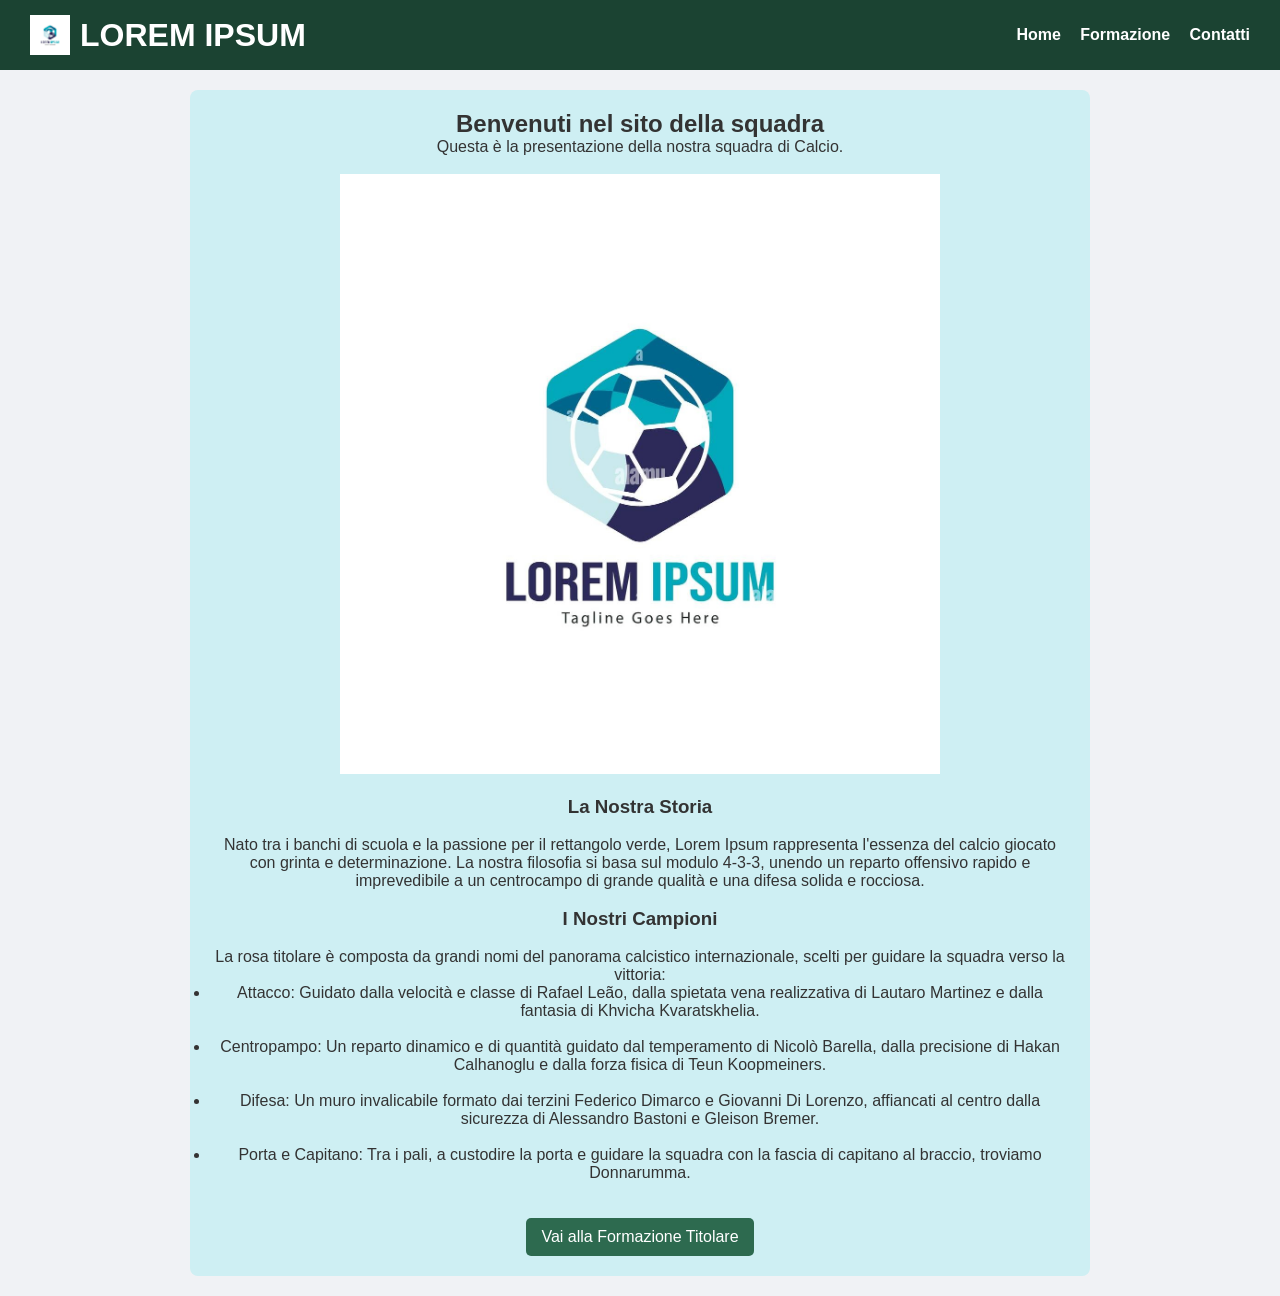
<file: Progetto/index.html>
<!DOCTYPE html>
<html lang="it">
<head>
    <meta charset="UTF-8">
    <title>Home - Squadra di Calcio</title>
    <link rel="stylesheet" href="style.css">
</head>
<body>

    <header>
        <div class="logo-container">
            <img src="logo2.jpg" width="40", height="40">
            <h1>LOREM IPSUM</h1>
        </div>
        <nav>
            <a href="index.html">Home</a>
            <a href="formazione.html">Formazione</a>
            <a href="contatti.html">Contatti</a>
        </nav>
    </header>

    <main class="contenitore">
        <h2>Benvenuti nel sito della squadra</h2>
        <p>Questa è la presentazione della nostra squadra di Calcio.</p>
        <br>
        <img src="logo2.jpg" width="600", height="600">
        
        <br>
        
        <section class="sezione-storia">
            <br>
            <h3>La Nostra Storia</h3>
            <br>
            <p>Nato tra i banchi di scuola e la passione per il rettangolo verde, Lorem Ipsum rappresenta l'essenza del calcio giocato con grinta e determinazione. La nostra filosofia si basa sul modulo 4-3-3, unendo un reparto offensivo rapido e imprevedibile a un centrocampo di grande qualità e una difesa solida e rocciosa.</p>
        </section>

        <br>

        <section class="sezione-giocatori">
            <h3>I Nostri Campioni</h3>
            <br>
            <p>La rosa titolare è composta da grandi nomi del panorama calcistico internazionale, scelti per guidare la squadra verso la vittoria:</p>
            <ul class="lista-storia">
                <li>Attacco: Guidato dalla velocità e classe di Rafael Leão, dalla spietata vena realizzativa di Lautaro Martinez e dalla fantasia di Khvicha Kvaratskhelia.</li><br>
                <li>Centropampo: Un reparto dinamico e di quantità guidato dal temperamento di Nicolò Barella, dalla precisione di Hakan Calhanoglu e dalla forza fisica di Teun Koopmeiners.</li><br>
                <li>Difesa: Un muro invalicabile formato dai terzini Federico Dimarco e Giovanni Di Lorenzo, affiancati al centro dalla sicurezza di Alessandro Bastoni e Gleison Bremer.</li><br>
                <li>Porta e Capitano: Tra i pali, a custodire la porta e guidare la squadra con la fascia di capitano al braccio, troviamo Donnarumma.</li><br>
            </ul>
        </section>

        <br>
        <a href="formazione.html" class="btn">Vai alla Formazione Titolare</a>
    </main>

</body>
</html>
</file>
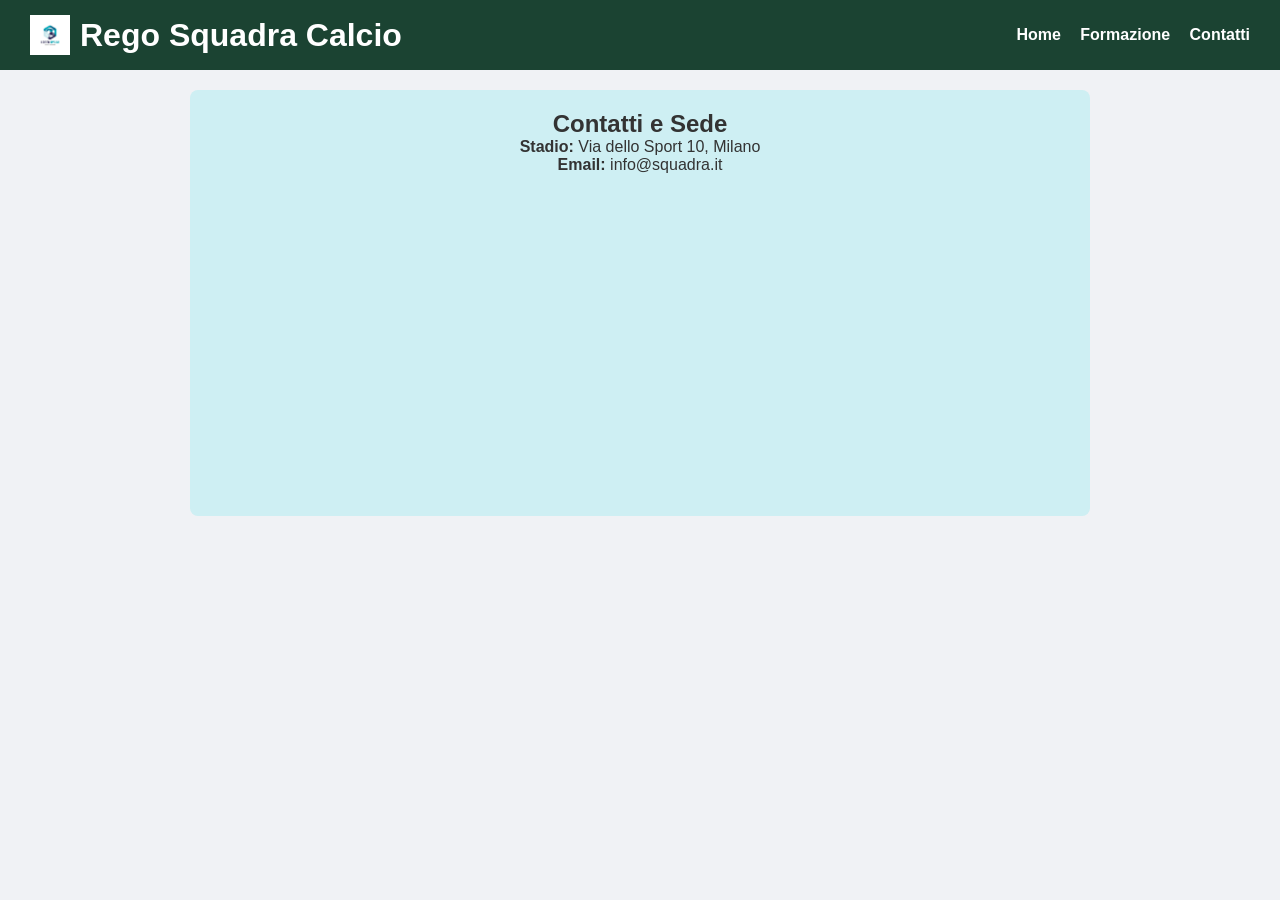
<file: Progetto/contatti.html>
<!DOCTYPE html>
<html lang="it">
<head>
    <meta charset="UTF-8">
    <title>Contatti - Squadra di Calcio</title>
    <link rel="stylesheet" href="style.css">
</head>
<body>

    <header>
        <div class="logo-container">
            <img src="logo2.jpg" alt="Logo" class="logo">
            <h1>Rego Squadra Calcio</h1>
        </div>
        <nav>
            <a href="index.html">Home</a>
            <a href="formazione.html">Formazione</a>
            <a href="contatti.html">Contatti</a>
        </nav>
    </header>

    <main class="contenitore">
        <h2>Contatti e Sede</h2>
        <p><strong>Stadio:</strong> Via dello Sport 10, Milano</p>
        <p><strong>Email:</strong> info@squadra.it</p>
        <br>

        <iframe 
            src="https://www.google.com/maps/embed?pb=!1m18!1m12!1m3!1d89552.89428540866!2d9.11717315!3d45.4642035!2m3!1f0!2f0!3f0!3m2!1i1024!2i768!4f13.1!3m3!1m2!1s0x4786c1493f1275e7%3A0x3cffcd13c6740e8d!2sStadio%20San%20Siro!5e0!3m2!1sit!2sit!4v1700000000000!5m2!1sit!2sit" 
            width="100%" 
            height="300" 
            style="border:0;" 
            loading="lazy">
        </iframe>
    </main>

</body>
</html>
</file>
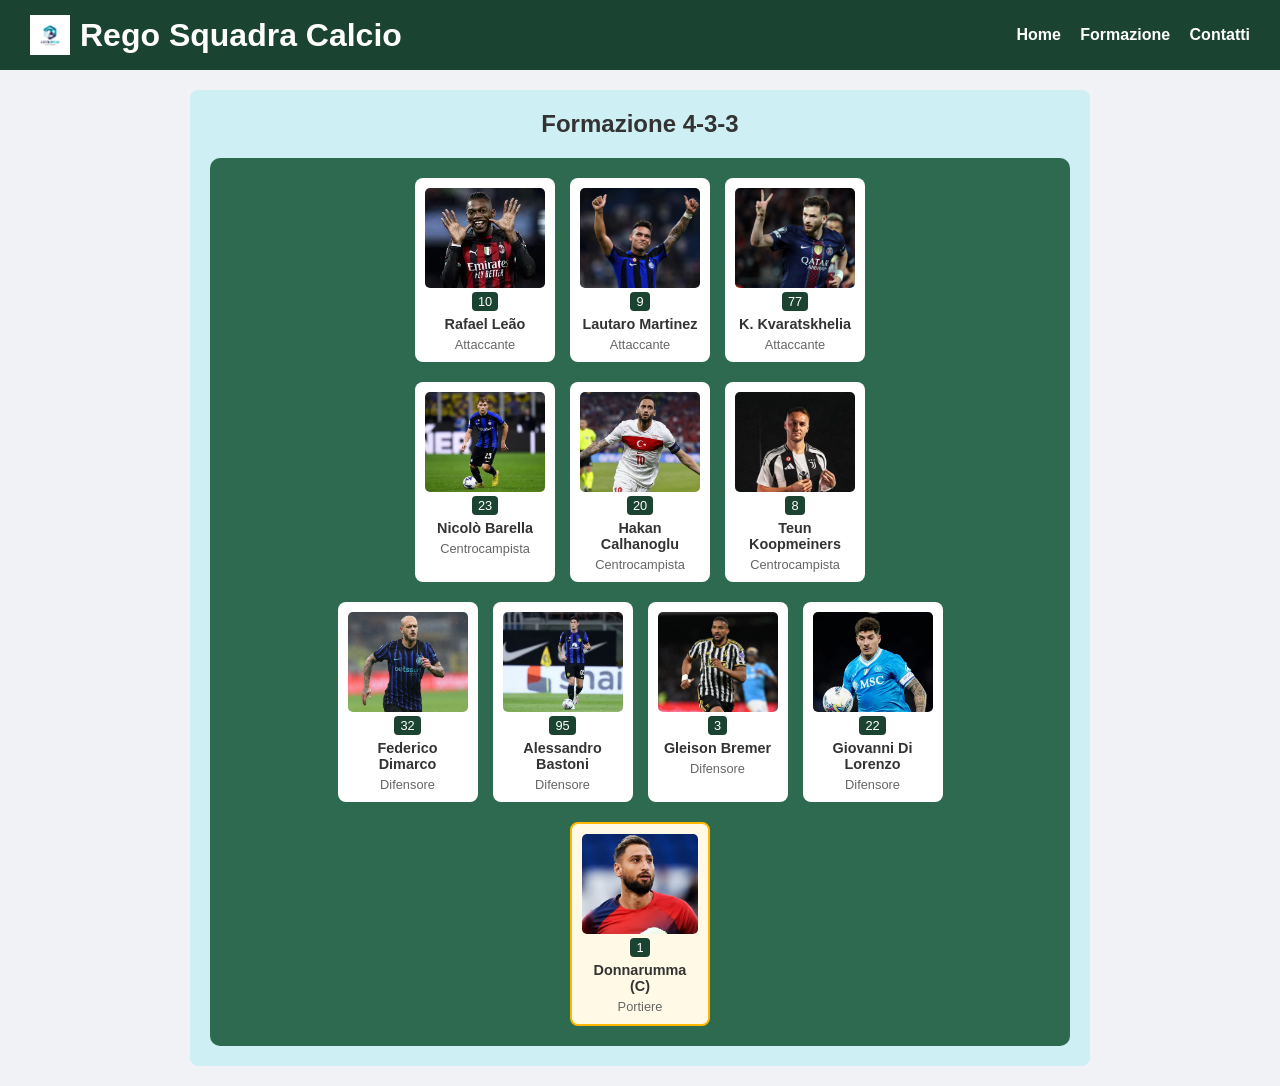
<file: Progetto/formazione.html>
<!DOCTYPE html>
<html lang="it">
<head>
    <meta charset="UTF-8">
    <title>Formazione - Squadra di Calcio</title>
    <link rel="stylesheet" href="style.css">
</head>
<body>

    <header>
        <div class="logo-container">
            <img src="logo2.jpg" alt="Logo" class="logo">
            <h1>Rego Squadra Calcio</h1>
        </div>
        <nav>
            <a href="index.html">Home</a>
            <a href="formazione.html">Formazione</a>
            <a href="contatti.html">Contatti</a>
        </nav>
    </header>

    <main class="contenitore">
        <h2>Formazione 4-3-3</h2>

        <div class="campo">

            <!-- Attaccanti -->
            <div class="linea">
                <div class="atleta">
                    <img src="leao.png" alt="Leão">
                    <span class="numero">10</span>
                    <h3>Rafael Leão</h3>
                    <p>Attaccante</p>
                </div>
                <div class="atleta">
                    <img src="martinez.png" alt="Lautaro">
                    <span class="numero">9</span>
                    <h3>Lautaro Martinez</h3>
                    <p>Attaccante</p>
                </div>
                <div class="atleta">
                    <img src="kvaratskhelia.png" alt="Kvaratskhelia">
                    <span class="numero">77</span>
                    <h3>K. Kvaratskhelia</h3>
                    <p>Attaccante</p>
                </div>
            </div>

            <!-- Centrocampisti -->
            <div class="linea">
                <div class="atleta">
                    <img src="barella.webp" alt="Barella">
                    <span class="numero">23</span>
                    <h3>Nicolò Barella</h3>
                    <p>Centrocampista</p>
                </div>
                <div class="atleta">
                    <img src="Calhanoglu.jpg" alt="Calhanoglu">
                    <span class="numero">20</span>
                    <h3>Hakan Calhanoglu</h3>
                    <p>Centrocampista</p>
                </div>
                <div class="atleta">
                    <img src="koop.webp" alt="Koopmeiners">
                    <span class="numero">8</span>
                    <h3>Teun Koopmeiners</h3>
                    <p>Centrocampista</p>
                </div>
            </div>

            <!-- Difensori -->
            <div class="linea">
                <div class="atleta">
                    <img src="dimarc.webp" alt="Dimarco">
                    <span class="numero">32</span>
                    <h3>Federico Dimarco</h3>
                    <p>Difensore</p>
                </div>
                <div class="atleta">
                    <img src="bastoni2.webp" alt="Bastoni">
                    <span class="numero">95</span>
                    <h3>Alessandro Bastoni</h3>
                    <p>Difensore</p>
                </div>
                <div class="atleta">
                    <img src="BREMER.png" alt="Bremer">
                    <span class="numero">3</span>
                    <h3>Gleison Bremer</h3>
                    <p>Difensore</p>
                </div>
                <div class="atleta">
                    <img src="Di lorenzo.png" alt="Di Lorenzo">
                    <span class="numero">22</span>
                    <h3>Giovanni Di Lorenzo</h3>
                    <p>Difensore</p>
                </div>
            </div>

            <!-- Portiere e Capitano -->
            <div class="linea">
                <div class="atleta capitano">
                    <img src="donna.png" alt="Donnarumma">
                    <span class="numero">1</span>
                    <h3>Donnarumma (C)</h3>
                    <p>Portiere</p>
                </div>
            </div>

        </div>
    </main>

</body>
</html>
</file>
<file: Progetto/style.css>
* {
    box-sizing: border-box;
    margin: 0;
    padding: 0;
}

body {
    font-family: Arial, sans-serif;
    background-color: #f0f2f5;
    color: #333;
}

header {
    background-color: #1b4332;
    color: white;
    padding: 15px 30px;
    display: flex;
    justify-content: space-between;
    align-items: center;
}

.logo-container {
    display: flex;
    align-items: center;
    gap: 10px;
}

.logo{
    width: 40px;
    height: 40px;
}

nav a {
    color: white;
    text-decoration: none;
    margin-left: 15px;
    font-weight: bold;
}

nav a:hover {
    color: #52b788;
}

.contenitore {
    max-width: 900px;
    margin: 20px auto;
    padding: 20px;
    background-color: rgb(206, 239, 243);
    border-radius: 8px;
    text-align: center;
}

/* Campo da gioco */
.campo {
    display: flex;
    flex-direction: column;
    gap: 20px;
    background-color: #2d6a4f;
    padding: 20px;
    border-radius: 10px;
    margin-top: 20px;
}

/* Linee giocatori */
.linea {
    display: flex;
    flex-direction: row;
    justify-content: center;
    gap: 15px;
    flex-wrap: wrap;
}

/* Card del singolo atleta */
.atleta {
    background-color: white;
    width: 140px;
    padding: 10px;
    border-radius: 8px;
    text-align: center;
    transition: transform 0.2s;
}

.atleta img {
    width: 100%;
    height: 100px;
    object-fit: cover;
    border-radius: 5px;
}

.atleta h3 {
    font-size: 0.9rem;
    margin: 5px 0;
}

.atleta p {
    font-size: 0.8rem;
    color: #666;
}

.numero {
    display: inline-block;
    background-color: #1b4332;
    color: white;
    font-size: 0.8rem;
    padding: 2px 6px;
    border-radius: 4px;
}

/* Effetto al passaggio del mouse */
.atleta:hover {
    transform: scale(1.05);
}

/* Evidenziazione Capitano */
.atleta.capitano {
    border: 2px solid #ffb703;
    background-color: #fff9e6;
}

.btn {
    display: inline-block;
    padding: 10px 15px;
    background-color: #2d6a4f;
    color: white;
    text-decoration: none;
    border-radius: 5px;
}
</file>
